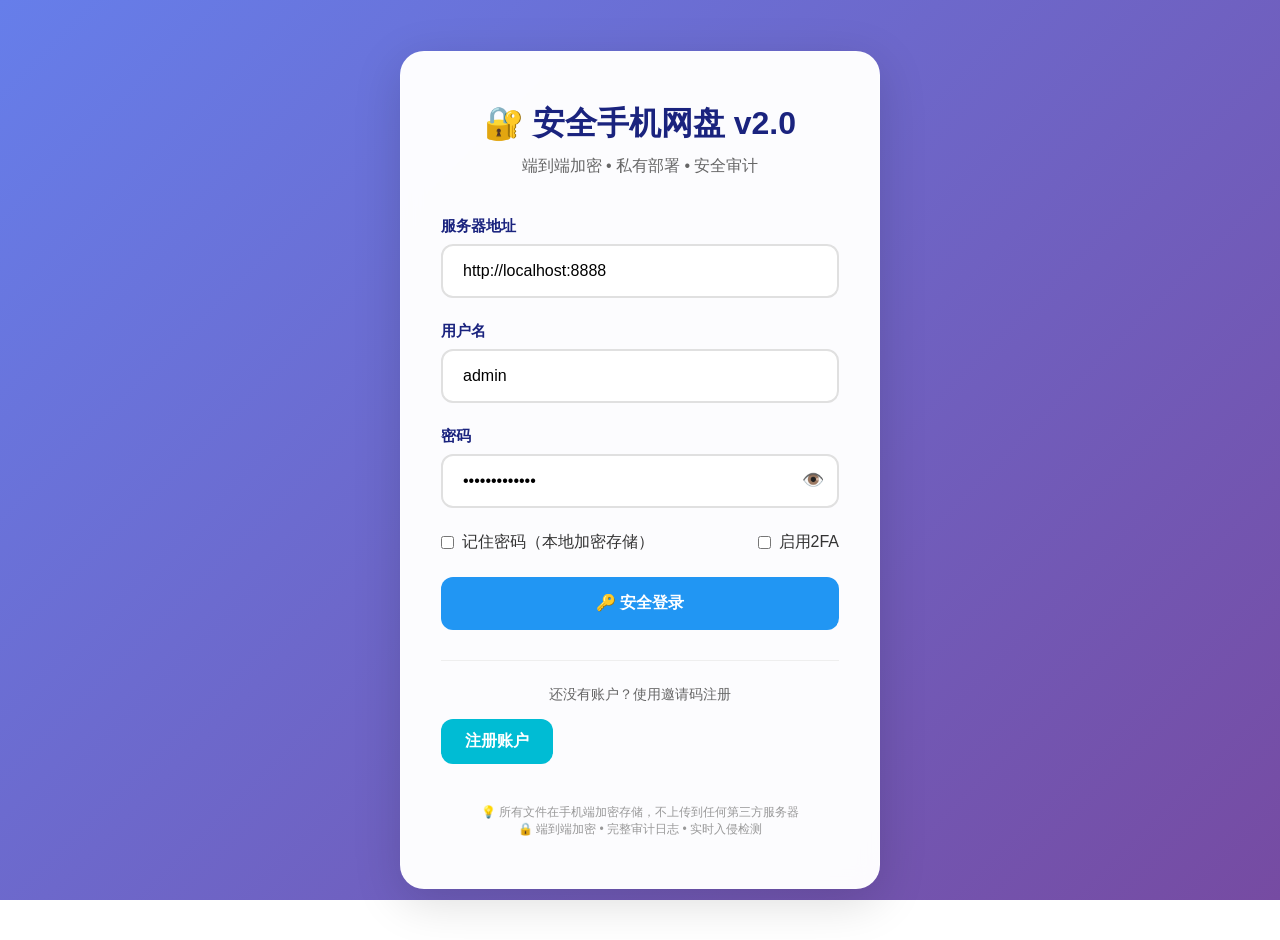
<file: 前端.html>
<!DOCTYPE html>
<html lang="zh-CN">
<head>
    <meta charset="UTF-8">
    <meta name="viewport" content="width=device-width, initial-scale=1.0">
    <title>🔐 安全手机私密网盘 v2.0</title>
    <style>
        :root {
            --primary: #2196F3;
            --primary-dark: #1976D2;
            --success: #4CAF50;
            --danger: #f44336;
            --warning: #ff9800;
            --info: #00BCD4;
            --dark: #1a237e;
            --darker: #0d1b36;
            --light: #f5f5f5;
            --card-bg: rgba(255, 255, 255, 0.98);
            --shadow: 0 12px 48px rgba(0, 0, 0, 0.15);
            --gradient: linear-gradient(135deg, #667eea 0%, #764ba2 100%);
        }
        
        * {
            margin: 0;
            padding: 0;
            box-sizing: border-box;
            font-family: 'Segoe UI', 'PingFang SC', 'Microsoft YaHei', sans-serif;
        }
        
        body {
            background: var(--gradient);
            color: #333;
            min-height: 100vh;
            padding: 20px;
            background-attachment: fixed;
        }
        
        /* 登录页面 */
        .login-wrapper {
            display: flex;
            justify-content: center;
            align-items: center;
            min-height: 100vh;
        }
        
        .login-card {
            background: var(--card-bg);
            border-radius: 24px;
            padding: 50px 40px;
            width: 100%;
            max-width: 480px;
            box-shadow: var(--shadow);
            backdrop-filter: blur(10px);
            border: 1px solid rgba(255, 255, 255, 0.2);
            animation: fadeIn 0.6s ease;
        }
        
        @keyframes fadeIn {
            from { opacity: 0; transform: translateY(20px); }
            to { opacity: 1; transform: translateY(0); }
        }
        
        .login-header {
            text-align: center;
            margin-bottom: 40px;
        }
        
        .login-header h1 {
            font-size: 32px;
            color: var(--dark);
            margin-bottom: 10px;
            display: flex;
            align-items: center;
            justify-content: center;
            gap: 15px;
        }
        
        .login-header p {
            color: #666;
            font-size: 16px;
        }
        
        .form-group {
            margin-bottom: 24px;
            position: relative;
        }
        
        .form-label {
            display: block;
            margin-bottom: 8px;
            font-weight: 600;
            color: var(--dark);
            font-size: 15px;
        }
        
        .form-input {
            width: 100%;
            padding: 16px 20px;
            border: 2px solid #e0e0e0;
            border-radius: 12px;
            font-size: 16px;
            transition: all 0.3s;
            background: white;
        }
        
        .form-input:focus {
            outline: none;
            border-color: var(--primary);
            box-shadow: 0 0 0 3px rgba(33, 150, 243, 0.1);
        }
        
        .password-toggle {
            position: absolute;
            right: 15px;
            top: 42px;
            background: none;
            border: none;
            cursor: pointer;
            color: #666;
            font-size: 18px;
        }
        
        .btn {
            background: var(--primary);
            color: white;
            border: none;
            padding: 16px 28px;
            border-radius: 12px;
            font-size: 16px;
            font-weight: 600;
            cursor: pointer;
            transition: all 0.3s;
            width: 100%;
            display: flex;
            align-items: center;
            justify-content: center;
            gap: 10px;
        }
        
        .btn:hover {
            background: var(--primary-dark);
            transform: translateY(-2px);
            box-shadow: 0 8px 20px rgba(33, 150, 243, 0.3);
        }
        
        .btn:active {
            transform: translateY(0);
        }
        
        .btn-success { background: var(--success); }
        .btn-danger { background: var(--danger); }
        .btn-warning { background: var(--warning); }
        .btn-info { background: var(--info); }
        
        .btn-sm {
            padding: 10px 20px;
            font-size: 14px;
            width: auto;
        }
        
        /* 主界面 */
        .main-wrapper {
            display: none;
            max-width: 1400px;
            margin: 0 auto;
        }
        
        .header {
            background: var(--card-bg);
            border-radius: 20px;
            padding: 25px 35px;
            margin-bottom: 25px;
            display: flex;
            justify-content: space-between;
            align-items: center;
            box-shadow: var(--shadow);
        }
        
        .header-info h2 {
            font-size: 24px;
            color: var(--dark);
            margin-bottom: 5px;
        }
        
        .header-info p {
            color: #666;
            font-size: 14px;
        }
        
        .header-actions {
            display: flex;
            gap: 15px;
            align-items: center;
        }
        
        .user-menu {
            position: relative;
        }
        
        .user-avatar {
            width: 48px;
            height: 48px;
            background: var(--primary);
            border-radius: 50%;
            display: flex;
            align-items: center;
            justify-content: center;
            color: white;
            font-size: 20px;
            font-weight: bold;
            cursor: pointer;
        }
        
        .user-dropdown {
            position: absolute;
            top: 60px;
            right: 0;
            background: white;
            border-radius: 12px;
            box-shadow: 0 10px 40px rgba(0,0,0,0.1);
            min-width: 200px;
            z-index: 1000;
            display: none;
        }
        
        .user-dropdown.show {
            display: block;
        }
        
        .dropdown-item {
            padding: 15px 20px;
            display: flex;
            align-items: center;
            gap: 12px;
            cursor: pointer;
            transition: background 0.2s;
        }
        
        .dropdown-item:hover {
            background: #f5f5f5;
        }
        
        /* 文件管理 */
        .file-manager {
            background: var(--card-bg);
            border-radius: 20px;
            padding: 30px;
            margin-bottom: 25px;
            box-shadow: var(--shadow);
        }
        
        .file-actions {
            display: flex;
            justify-content: space-between;
            margin-bottom: 30px;
            flex-wrap: wrap;
            gap: 15px;
        }
        
        .search-box {
            flex: 1;
            min-width: 300px;
            position: relative;
        }
        
        .search-input {
            width: 100%;
            padding: 14px 45px 14px 20px;
            border: 2px solid #e0e0e0;
            border-radius: 12px;
            font-size: 15px;
        }
        
        .search-icon {
            position: absolute;
            right: 15px;
            top: 14px;
            color: #999;
        }
        
        .action-buttons {
            display: flex;
            gap: 15px;
        }
        
        /* 文件表格 */
        .file-table {
            width: 100%;
            border-collapse: collapse;
            background: white;
            border-radius: 12px;
            overflow: hidden;
            box-shadow: 0 5px 15px rgba(0,0,0,0.05);
        }
        
        .file-table th {
            background: #f8f9fa;
            padding: 18px 20px;
            text-align: left;
            font-weight: 600;
            color: var(--dark);
            border-bottom: 2px solid #e9ecef;
        }
        
        .file-table td {
            padding: 16px 20px;
            border-bottom: 1px solid #f0f0f0;
        }
        
        .file-table tr:hover {
            background: #f8f9ff;
        }
        
        .file-icon {
            font-size: 20px;
            margin-right: 10px;
        }
        
        .file-name {
            display: flex;
            align-items: center;
        }
        
        .file-size {
            font-family: 'Courier New', monospace;
            color: #666;
        }
        
        .file-date {
            color: #888;
            font-size: 14px;
        }
        
        .file-actions-cell {
            display: flex;
            gap: 10px;
        }
        
        /* 模态框 */
        .modal {
            display: none;
            position: fixed;
            top: 0;
            left: 0;
            width: 100%;
            height: 100%;
            background: rgba(0,0,0,0.5);
            backdrop-filter: blur(5px);
            z-index: 2000;
            align-items: center;
            justify-content: center;
        }
        
        .modal.show {
            display: flex;
        }
        
        .modal-content {
            background: white;
            border-radius: 20px;
            padding: 40px;
            width: 90%;
            max-width: 500px;
            box-shadow: 0 25px 50px rgba(0,0,0,0.2);
            animation: modalFadeIn 0.3s ease;
        }
        
        @keyframes modalFadeIn {
            from { opacity: 0; transform: scale(0.9); }
            to { opacity: 1; transform: scale(1); }
        }
        
        .modal-header {
            margin-bottom: 25px;
            text-align: center;
        }
        
        .modal-header h3 {
            font-size: 24px;
            color: var(--dark);
        }
        
        /* 统计卡片 */
        .stats-grid {
            display: grid;
            grid-template-columns: repeat(auto-fit, minmax(250px, 1fr));
            gap: 20px;
            margin-bottom: 30px;
        }
        
        .stat-card {
            background: white;
            border-radius: 16px;
            padding: 25px;
            box-shadow: 0 5px 15px rgba(0,0,0,0.05);
        }
        
        .stat-card h4 {
            color: #666;
            font-size: 14px;
            margin-bottom: 10px;
        }
        
        .stat-card .value {
            font-size: 32px;
            font-weight: bold;
            color: var(--dark);
        }
        
        /* 进度条 */
        .progress-bar {
            height: 8px;
            background: #e0e0e0;
            border-radius: 4px;
            overflow: hidden;
            margin-top: 10px;
        }
        
        .progress-fill {
            height: 100%;
            background: var(--primary);
            border-radius: 4px;
            transition: width 0.3s;
        }
        
        /* 响应式 */
        @media (max-width: 768px) {
            .header {
                flex-direction: column;
                gap: 20px;
                text-align: center;
            }
            
            .header-actions {
                width: 100%;
                justify-content: center;
            }
            
            .file-actions {
                flex-direction: column;
            }
            
            .search-box {
                min-width: 100%;
            }
            
            .file-table {
                display: block;
                overflow-x: auto;
            }
        }
        
        /* 安全指示器 */
        .security-badge {
            display: inline-flex;
            align-items: center;
            padding: 6px 12px;
            background: #e8f5e9;
            color: var(--success);
            border-radius: 20px;
            font-size: 12px;
            font-weight: 600;
            margin-left: 10px;
        }
        
        .security-badge.danger {
            background: #ffebee;
            color: var(--danger);
        }
        
        .connection-status {
            display: inline-flex;
            align-items: center;
            padding: 4px 12px;
            background: #e8f5e9;
            color: var(--success);
            border-radius: 20px;
            font-size: 12px;
            margin-left: 10px;
        }
        
        .connection-status.disconnected {
            background: #ffebee;
            color: var(--danger);
        }
        
        /* 加载动画 */
        .loader {
            width: 50px;
            height: 50px;
            border: 5px solid #f3f3f3;
            border-top: 5px solid var(--primary);
            border-radius: 50%;
            animation: spin 1s linear infinite;
            margin: 50px auto;
        }
        
        @keyframes spin {
            0% { transform: rotate(0deg); }
            100% { transform: rotate(360deg); }
        }
    </style>
</head>
<body>
    <!-- 登录页面 -->
    <div class="login-wrapper" id="loginPage">
        <div class="login-card">
            <div class="login-header">
                <h1>🔐 安全手机网盘 v2.0</h1>
                <p>端到端加密 • 私有部署 • 安全审计</p>
            </div>
            
            <div class="form-group">
                <label class="form-label">服务器地址</label>
                <input type="text" id="serverAddress" class="form-input" 
                       placeholder="http://192.168.x.x:8888" value="http://localhost:8888">
            </div>
            
            <div class="form-group">
                <label class="form-label">用户名</label>
                <input type="text" id="username" class="form-input" 
                       placeholder="admin" value="admin">
            </div>
            
            <div class="form-group">
                <label class="form-label">密码</label>
                <input type="password" id="password" class="form-input" 
                       placeholder="输入密码" value="Aa@1122334455">
                <button type="button" class="password-toggle" onclick="togglePassword()">👁️</button>
            </div>
            
            <div class="form-group" style="display: flex; justify-content: space-between; align-items: center;">
                <label style="display: flex; align-items: center; gap: 8px;">
                    <input type="checkbox" id="rememberMe"> 
                    <span>记住密码（本地加密存储）</span>
                </label>
                
                <label style="display: flex; align-items: center; gap: 8px;">
                    <input type="checkbox" id="enable2FA"> 
                    <span>启用2FA</span>
                </label>
            </div>
            
            <button class="btn" onclick="login()">
                <span>🔑 安全登录</span>
            </button>
            
            <div style="margin-top: 30px; padding-top: 25px; border-top: 1px solid #eee; text-align: center;">
                <p style="font-size: 14px; color: #666; margin-bottom: 15px;">
                    还没有账户？使用邀请码注册
                </p>
                <button class="btn btn-info" onclick="showRegisterModal()" style="width: auto; padding: 12px 24px;">
                    注册账户
                </button>
            </div>
            
            <div style="margin-top: 40px; font-size: 12px; color: #999; text-align: center;">
                <p>💡 所有文件在手机端加密存储，不上传到任何第三方服务器</p>
                <p>🔒 端到端加密 • 完整审计日志 • 实时入侵检测</p>
            </div>
        </div>
    </div>
    
    <!-- 主界面 -->
    <div class="main-wrapper" id="mainPage">
        <!-- 头部导航 -->
        <div class="header">
            <div class="header-info">
                <h2>
                    手机私密网盘
                    <span class="connection-status" id="connectionStatus">已连接</span>
                    <span class="security-badge" id="encryptionStatus">🔒 已加密</span>
                </h2>
                <p id="serverInfo">服务器: localhost:8888 • 用户: admin</p>
            </div>
            
            <div class="header-actions">
                <button class="btn btn-sm btn-warning" onclick="refreshAll()">
                    🔄 刷新
                </button>
                
                <button class="btn btn-sm btn-success" onclick="showUploadModal()">
                    📤 上传
                </button>
                
                <div class="user-menu">
                    <div class="user-avatar" onclick="toggleUserMenu()">
                        <span id="userInitial">A</span>
                    </div>
                    
                    <div class="user-dropdown" id="userDropdown">
                        <div class="dropdown-item" onclick="showProfile()">
                            👤 个人资料
                        </div>
                        <div class="dropdown-item" onclick="showChangePasswordModal()">
                            🔐 修改密码
                        </div>
                        <div class="dropdown-item" onclick="showSecurityLog()">
                            📋 安全日志
                        </div>
                        <div class="dropdown-item" onclick="showSettings()">
                            ⚙️ 设置
                        </div>
                        <div class="dropdown-item" style="color: var(--danger);" onclick="logout()">
                            🚪 退出登录
                        </div>
                    </div>
                </div>
            </div>
        </div>
        
        <!-- 统计信息 -->
        <div class="stats-grid">
            <div class="stat-card">
                <h4>存储使用</h4>
                <div class="value" id="storageUsed">0 B</div>
                <div class="progress-bar">
                    <div class="progress-fill" id="storageProgress" style="width: 0%"></div>
                </div>
            </div>
            
            <div class="stat-card">
                <h4>文件数量</h4>
                <div class="value" id="fileCount">0</div>
                <div style="font-size: 14px; color: #666;">加密文件: <span id="encryptedCount">0</span></div>
            </div>
            
            <div class="stat-card">
                <h4>安全状态</h4>
                <div class="value" style="color: var(--success);">正常</div>
                <div style="font-size: 14px; color: #666;">最后登录: <span id="lastLogin">-</span></div>
            </div>
            
            <div class="stat-card">
                <h4>系统状态</h4>
                <div class="value" id="serverUptime">0小时</div>
                <div style="font-size: 14px; color: #666;">活动连接: <span id="activeConnections">0</span></div>
            </div>
        </div>
        
        <!-- 文件管理区域 -->
        <div class="file-manager">
            <div class="file-actions">
                <div class="search-box">
                    <input type="text" class="search-input" id="searchInput" placeholder="搜索文件...">
                    <span class="search-icon">🔍</span>
                </div>
                
                <div class="action-buttons">
                    <button class="btn btn-sm" onclick="createFolder()">
                        📁 新建文件夹
                    </button>
                    
                    <button class="btn btn-sm btn-danger" onclick="deleteSelected()">
                        🗑️ 删除选中
                    </button>
                    
                    <button class="btn btn-sm btn-info" onclick="showSystemInfo()">
                        ℹ️ 系统信息
                    </button>
                </div>
            </div>
            
            <div style="overflow-x: auto;">
                <table class="file-table" id="fileTable">
                    <thead>
                        <tr>
                            <th style="width: 40px;">
                                <input type="checkbox" id="selectAll" onchange="toggleSelectAll()">
                            </th>
                            <th>文件名</th>
                            <th>大小</th>
                            <th>修改时间</th>
                            <th>类型</th>
                            <th>操作</th>
                        </tr>
                    </thead>
                    <tbody id="fileTableBody">
                        <!-- 文件列表动态生成 -->
                    </tbody>
                </table>
            </div>
            
            <div style="margin-top: 30px; text-align: center; color: #999; font-size: 14px;">
                <p id="noFilesMessage">暂无文件，点击上传按钮开始使用</p>
            </div>
        </div>
    </div>
    
    <!-- 上传模态框 -->
    <div class="modal" id="uploadModal">
        <div class="modal-content">
            <div class="modal-header">
                <h3>📤 上传文件</h3>
            </div>
            
            <div class="form-group">
                <label class="form-label">选择文件（支持多选）</label>
                <input type="file" id="fileInput" multiple class="form-input">
            </div>
            
            <div class="form-group">
                <label class="form-label">目标文件夹</label>
                <select id="uploadFolder" class="form-input">
                    <option value="/">根目录</option>
                </select>
            </div>
            
            <div class="form-group">
                <label style="display: flex; align-items: center; gap: 10px;">
                    <input type="checkbox" id="encryptUpload" checked>
                    <span>加密上传（推荐）</span>
                </label>
            </div>
            
            <div id="uploadProgress" style="display: none;">
                <div class="progress-bar" style="margin: 20px 0;">
                    <div class="progress-fill" id="uploadProgressBar" style="width: 0%"></div>
                </div>
                <p style="text-align: center;" id="uploadStatus"></p>
            </div>
            
            <div style="display: flex; gap: 15px; margin-top: 30px;">
                <button class="btn btn-success" onclick="startUpload()" style="flex: 1;">
                    开始上传
                </button>
                <button class="btn" onclick="closeUploadModal()" style="flex: 1; background: #666;">
                    取消
                </button>
            </div>
        </div>
    </div>
    
    <!-- 注册模态框 -->
    <div class="modal" id="registerModal">
        <div class="modal-content">
            <div class="modal-header">
                <h3>📝 注册账户</h3>
            </div>
            
            <div class="form-group">
                <label class="form-label">用户名</label>
                <input type="text" id="regUsername" class="form-input" placeholder="至少3个字符">
            </div>
            
            <div class="form-group">
                <label class="form-label">密码</label>
                <input type="password" id="regPassword" class="form-input" placeholder="至少12位，包含大小写字母、数字和符号">
            </div>
            
            <div class="form-group">
                <label class="form-label">确认密码</label>
                <input type="password" id="regConfirmPassword" class="form-input">
            </div>
            
            <div class="form-group">
                <label class="form-label">邀请码</label>
                <input type="text" id="inviteCode" class="form-input" placeholder="输入邀请码">
                <p style="font-size: 12px; color: #666; margin-top: 5px;">
                    请联系管理员获取邀请码
                </p>
            </div>
            
            <div id="passwordStrength" style="margin: 15px 0; padding: 15px; background: #f8f9fa; border-radius: 10px; display: none;">
                <h4 style="margin-bottom: 10px;">密码强度</h4>
                <div class="progress-bar">
                    <div class="progress-fill" id="passwordStrengthBar" style="width: 0%"></div>
                </div>
                <p id="passwordStrengthText" style="margin-top: 10px; font-size: 14px;"></p>
            </div>
            
            <div style="display: flex; gap: 15px; margin-top: 30px;">
                <button class="btn btn-success" onclick="registerUser()" style="flex: 1;">
                    注册
                </button>
                <button class="btn" onclick="closeRegisterModal()" style="flex: 1; background: #666;">
                    取消
                </button>
            </div>
        </div>
    </div>
    
    <!-- 修改密码模态框 -->
    <div class="modal" id="changePasswordModal">
        <div class="modal-content">
            <div class="modal-header">
                <h3>🔐 修改密码</h3>
            </div>
            
            <div class="form-group">
                <label class="form-label">当前密码</label>
                <input type="password" id="currentPassword" class="form-input">
            </div>
            
            <div class="form-group">
                <label class="form-label">新密码</label>
                <input type="password" id="newPassword" class="form-input" placeholder="至少12位，包含大小写字母、数字和符号">
            </div>
            
            <div class="form-group">
                <label class="form-label">确认新密码</label>
                <input type="password" id="confirmNewPassword" class="form-input">
            </div>
            
            <div id="newPasswordStrength" style="margin: 15px 0; padding: 15px; background: #f8f9fa; border-radius: 10px; display: none;">
                <h4 style="margin-bottom: 10px;">新密码强度</h4>
                <div class="progress-bar">
                    <div class="progress-fill" id="newPasswordStrengthBar" style="width: 0%"></div>
                </div>
                <p id="newPasswordStrengthText" style="margin-top: 10px; font-size: 14px;"></p>
            </div>
            
            <div style="display: flex; gap: 15px; margin-top: 30px;">
                <button class="btn btn-success" onclick="changePassword()" style="flex: 1;">
                    确认修改
                </button>
                <button class="btn" onclick="closeChangePasswordModal()" style="flex: 1; background: #666;">
                    取消
                </button>
            </div>
        </div>
    </div>

    <script>
        // ==================== 全局变量 ====================
        let authToken = '';
        let serverUrl = '';
        let currentUser = null;
        let fileList = [];
        let selectedFiles = new Set();
        let autoRefreshInterval = null;
        
        // ==================== 页面加载 ====================
        document.addEventListener('DOMContentLoaded', function() {
            // 加载保存的配置
            loadSavedConfig();
            
            // 检查本地存储
            if (localStorage.getItem('rememberMe') === 'true') {
                document.getElementById('rememberMe').checked = true;
            }
            
            // 密码输入监听
            document.getElementById('regPassword')?.addEventListener('input', checkPasswordStrength);
            document.getElementById('newPassword')?.addEventListener('input', checkNewPasswordStrength);
            
            // 搜索框监听
            document.getElementById('searchInput')?.addEventListener('input', filterFiles);
            
            // 检查是否有缓存的会话
            checkCachedSession();
        });
        
        // ==================== 会话管理 ====================
        function checkCachedSession() {
            const cachedToken = localStorage.getItem('authToken');
            const cachedServer = localStorage.getItem('serverUrl');
            const cachedUser = localStorage.getItem('userInfo');
            
            if (cachedToken && cachedServer && cachedUser) {
                // 验证令牌是否过期
                try {
                    const payload = JSON.parse(atob(cachedToken.split('.')[1]));
                    const expiry = new Date(payload.exp * 1000);
                    
                    if (expiry > new Date()) {
                        // 自动登录
                        authToken = cachedToken;
                        serverUrl = cachedServer;
                        currentUser = JSON.parse(cachedUser);
                        
                        showMainPage();
                        loadDashboard();
                        startAutoRefresh();
                    } else {
                        // 令牌过期，清除缓存
                        clearCachedSession();
                    }
                } catch (e) {
                    clearCachedSession();
                }
            }
        }
        
        function saveSession() {
            if (document.getElementById('rememberMe').checked) {
                localStorage.setItem('authToken', authToken);
                localStorage.setItem('serverUrl', serverUrl);
                localStorage.setItem('userInfo', JSON.stringify(currentUser));
                localStorage.setItem('rememberMe', 'true');
            } else {
                sessionStorage.setItem('authToken', authToken);
                sessionStorage.setItem('serverUrl', serverUrl);
                sessionStorage.setItem('userInfo', JSON.stringify(currentUser));
            }
        }
        
        function clearCachedSession() {
            localStorage.removeItem('authToken');
            localStorage.removeItem('serverUrl');
            localStorage.removeItem('userInfo');
            localStorage.removeItem('rememberMe');
            sessionStorage.clear();
        }
        
        // ==================== 登录/注册 ====================
        async function login() {
            serverUrl = document.getElementById('serverAddress').value.trim();
            const username = document.getElementById('username').value.trim();
            const password = document.getElementById('password').value;
            const rememberMe = document.getElementById('rememberMe').checked;
            
            if (!serverUrl || !username || !password) {
                showAlert('请输入完整信息', 'warning');
                return;
            }
            
            // 显示加载状态
            const loginBtn = document.querySelector('#loginPage .btn');
            const originalText = loginBtn.innerHTML;
            loginBtn.innerHTML = '<div class="loader" style="width: 20px; height: 20px;"></div>';
            loginBtn.disabled = true;
            
            try {
                const response = await fetch(`${serverUrl}/api/auth/login`, {
                    method: 'POST',
                    headers: {
                        'Content-Type': 'application/json'
                    },
                    body: JSON.stringify({
                        username: username,
                        password: password,
                        remember_me: rememberMe
                    })
                });
                
                const data = await response.json();
                
                if (data.success) {
                    authToken = data.token;
                    currentUser = data.user;
                    
                    // 保存会话
                    saveSession();
                    
                    // 切换到主界面
                    showMainPage();
                    loadDashboard();
                    startAutoRefresh();
                    
                    showAlert('登录成功！', 'success');
                } else {
                    showAlert(`登录失败: ${data.message || '未知错误'}`, 'error');
                }
            } catch (error) {
                showAlert(`连接服务器失败: ${error.message}`, 'error');
                console.error('登录错误:', error);
            } finally {
                loginBtn.innerHTML = originalText;
                loginBtn.disabled = false;
            }
        }
        
        async function registerUser() {
            const username = document.getElementById('regUsername').value.trim();
            const password = document.getElementById('regPassword').value;
            const confirmPassword = document.getElementById('regConfirmPassword').value;
            const inviteCode = document.getElementById('inviteCode').value.trim();
            
            if (!username || !password || !confirmPassword || !inviteCode) {
                showAlert('请输入完整信息', 'warning');
                return;
            }
            
            if (password !== confirmPassword) {
                showAlert('两次输入的密码不一致', 'warning');
                return;
            }
            
            if (password.length < 12) {
                showAlert('密码至少需要12个字符', 'warning');
                return;
            }
            
            try {
                const response = await fetch(`${serverUrl}/api/auth/register`, {
                    method: 'POST',
                    headers: {
                        'Content-Type': 'application/json'
                    },
                    body: JSON.stringify({
                        username: username,
                        password: password,
                        invite_code: inviteCode
                    })
                });
                
                const data = await response.json();
                
                if (data.success) {
                    showAlert('注册成功！请登录', 'success');
                    closeRegisterModal();
                    
                    // 自动填充用户名
                    document.getElementById('username').value = username;
                } else {
                    showAlert(`注册失败: ${data.message}`, 'error');
                }
            } catch (error) {
                showAlert(`注册失败: ${error.message}`, 'error');
            }
        }
        
        // ==================== 文件操作 ====================
        async function loadDashboard() {
            try {
                // 加载文件列表
                await loadFileList();
                
                // 加载系统信息
                await loadSystemInfo();
                
                // 更新UI
                updateUserInfo();
                updateStorageStats();
                
            } catch (error) {
                console.error('加载仪表盘失败:', error);
            }
        }
        
        async function loadFileList() {
            try {
                const response = await fetch(`${serverUrl}/api/files/list`, {
                    headers: {
                        'Authorization': `Bearer ${authToken}`
                    }
                });
                
                if (response.status === 401) {
                    // 会话过期
                    logout();
                    return;
                }
                
                const data = await response.json();
                
                if (data.files) {
                    fileList = data.files;
                    renderFileTable();
                }
            } catch (error) {
                console.error('加载文件列表失败:', error);
                showAlert('加载文件列表失败', 'error');
            }
        }
        
        function renderFileTable() {
            const tbody = document.getElementById('fileTableBody');
            const noFilesMessage = document.getElementById('noFilesMessage');
            
            if (fileList.length === 0) {
                tbody.innerHTML = '';
                noFilesMessage.style.display = 'block';
                return;
            }
            
            noFilesMessage.style.display = 'none';
            
            let html = '';
            fileList.forEach((file, index) => {
                const fileIcon = getFileIcon(file.type);
                const fileSize = formatFileSize(file.size);
                const fileDate = new Date(file.modified).toLocaleDateString();
                
                html += `
                    <tr>
                        <td>
                            <input type="checkbox" value="${file.name}" 
                                   onchange="toggleFileSelection('${file.name}')">
                        </td>
                        <td>
                            <div class="file-name">
                                <span class="file-icon">${fileIcon}</span>
                                ${file.name}
                                ${file.encrypted ? '<span class="security-badge">🔒</span>' : ''}
                            </div>
                        </td>
                        <td class="file-size">${fileSize}</td>
                        <td class="file-date">${fileDate}</td>
                        <td>${file.type || '文件'}</td>
                        <td>
                            <div class="file-actions-cell">
                                <button class="btn btn-sm" onclick="downloadFile('${file.name}')" 
                                        style="padding: 6px 12px; font-size: 12px;">
                                    下载
                                </button>
                                <button class="btn btn-sm btn-danger" 
                                        onclick="deleteFile('${file.name}')"
                                        style="padding: 6px 12px; font-size: 12px;">
                                    删除
                                </button>
                            </div>
                        </td>
                    </tr>
                `;
            });
            
            tbody.innerHTML = html;
            
            // 更新文件计数
            document.getElementById('fileCount').textContent = fileList.length;
            document.getElementById('encryptedCount').textContent = 
                fileList.filter(f => f.encrypted).length;
        }
        
        async function startUpload() {
            const fileInput = document.getElementById('fileInput');
            const encrypt = document.getElementById('encryptUpload').checked;
            
            if (!fileInput.files.length) {
                showAlert('请先选择文件', 'warning');
                return;
            }
            
            // 显示进度条
            document.getElementById('uploadProgress').style.display = 'block';
            const progressBar = document.getElementById('uploadProgressBar');
            const statusText = document.getElementById('uploadStatus');
            
            let uploadedCount = 0;
            const totalFiles = fileInput.files.length;
            
            for (let i = 0; i < totalFiles; i++) {
                const file = fileInput.files[i];
                
                // 检查文件大小
                if (file.size > 100 * 1024 * 1024) { // 100MB限制
                    showAlert(`文件 ${file.name} 超过100MB限制`, 'warning');
                    continue;
                }
                
                try {
                    statusText.textContent = `正在上传 ${file.name} (${i + 1}/${totalFiles})`;
                    
                    const formData = new FormData();
                    formData.append('file', file);
                    
                    const response = await fetch(`${serverUrl}/api/files/upload`, {
                        method: 'POST',
                        headers: {
                            'Authorization': `Bearer ${authToken}`,
                            'X-Filename': file.name,
                            'X-Encrypt': encrypt.toString()
                        },
                        body: file
                    });
                    
                    const result = await response.json();
                    
                    if (result.success) {
                        uploadedCount++;
                    } else {
                        showAlert(`上传失败: ${file.name}`, 'error');
                    }
                    
                    // 更新进度条
                    const progress = Math.round(((i + 1) / totalFiles) * 100);
                    progressBar.style.width = `${progress}%`;
                    
                } catch (error) {
                    showAlert(`上传失败: ${error.message}`, 'error');
                }
            }
            
            // 完成上传
            progressBar.style.width = '100%';
            statusText.textContent = `上传完成！成功 ${uploadedCount}/${totalFiles} 个文件`;
            
            setTimeout(() => {
                closeUploadModal();
                loadFileList();
                updateStorageStats();
            }, 2000);
        }
        
        async function downloadFile(filename) {
            try {
                showAlert('正在准备下载...', 'info');
                
                const response = await fetch(`${serverUrl}/api/files/download/${encodeURIComponent(filename)}`, {
                    headers: {
                        'Authorization': `Bearer ${authToken}`
                    }
                });
                
                if (response.ok) {
                    const blob = await response.blob();
                    const url = window.URL.createObjectURL(blob);
                    const a = document.createElement('a');
                    a.href = url;
                    a.download = filename;
                    document.body.appendChild(a);
                    a.click();
                    document.body.removeChild(a);
                    window.URL.revokeObjectURL(url);
                    
                    // 记录下载
                    logActivity('FILE_DOWNLOAD', { filename: filename });
                    
                } else {
                    showAlert('下载失败', 'error');
                }
            } catch (error) {
                showAlert(`下载失败: ${error.message}`, 'error');
            }
        }
        
        async function deleteFile(filename) {
            if (!confirm(`确定要删除 "${filename}" 吗？此操作不可恢复。`)) {
                return;
            }
            
            try {
                const response = await fetch(`${serverUrl}/api/files/delete/${encodeURIComponent(filename)}`, {
                    method: 'DELETE',
                    headers: {
                        'Authorization': `Bearer ${authToken}`
                    }
                });
                
                const data = await response.json();
                
                if (data.success) {
                    showAlert('文件已删除', 'success');
                    loadFileList();
                    updateStorageStats();
                    
                    // 记录删除
                    logActivity('FILE_DELETE', { filename: filename });
                    
                } else {
                    showAlert('删除失败', 'error');
                }
            } catch (error) {
                showAlert(`删除失败: ${error.message}`, 'error');
            }
        }
        
        // ==================== 密码管理 ====================
        async function changePassword() {
            const currentPassword = document.getElementById('currentPassword').value;
            const newPassword = document.getElementById('newPassword').value;
            const confirmPassword = document.getElementById('confirmNewPassword').value;
            
            if (!currentPassword || !newPassword || !confirmPassword) {
                showAlert('请输入完整信息', 'warning');
                return;
            }
            
            if (newPassword !== confirmPassword) {
                showAlert('两次输入的新密码不一致', 'warning');
                return;
            }
            
            if (newPassword.length < 12) {
                showAlert('新密码至少需要12个字符', 'warning');
                return;
            }
            
            try {
                const response = await fetch(`${serverUrl}/api/auth/change-password`, {
                    method: 'POST',
                    headers: {
                        'Authorization': `Bearer ${authToken}`,
                        'Content-Type': 'application/json'
                    },
                    body: JSON.stringify({
                        old_password: currentPassword,
                        new_password: newPassword
                    })
                });
                
                const data = await response.json();
                
                if (data.success) {
                    showAlert('密码修改成功！请重新登录', 'success');
                    closeChangePasswordModal();
                    
                    // 延迟后登出
                    setTimeout(() => {
                        logout();
                    }, 3000);
                    
                } else {
                    showAlert(`修改失败: ${data.message}`, 'error');
                }
            } catch (error) {
                showAlert(`修改失败: ${error.message}`, 'error');
            }
        }
        
        // ==================== 工具函数 ====================
        function showMainPage() {
            document.getElementById('loginPage').style.display = 'none';
            document.getElementById('mainPage').style.display = 'block';
            
            // 更新用户信息
            document.getElementById('userInitial').textContent = 
                currentUser.username.charAt(0).toUpperCase();
            document.getElementById('serverInfo').textContent = 
                `服务器: ${serverUrl.replace('http://', '')} • 用户: ${currentUser.username}`;
        }
        
        function showLoginPage() {
            document.getElementById('mainPage').style.display = 'none';
            document.getElementById('loginPage').style.display = 'flex';
        }
        
        function toggleUserMenu() {
            document.getElementById('userDropdown').classList.toggle('show');
        }
        
        function togglePassword() {
            const passwordInput = document.getElementById('password');
            const toggleBtn = document.querySelector('.password-toggle');
            
            if (passwordInput.type === 'password') {
                passwordInput.type = 'text';
                toggleBtn.textContent = '🙈';
            } else {
                passwordInput.type = 'password';
                toggleBtn.textContent = '👁️';
            }
        }
        
        function showUploadModal() {
            document.getElementById('uploadModal').classList.add('show');
        }
        
        function closeUploadModal() {
            document.getElementById('uploadModal').classList.remove('show');
            document.getElementById('fileInput').value = '';
            document.getElementById('uploadProgress').style.display = 'none';
            document.getElementById('uploadProgressBar').style.width = '0%';
        }
        
        function showRegisterModal() {
            document.getElementById('registerModal').classList.add('show');
        }
        
        function closeRegisterModal() {
            document.getElementById('registerModal').classList.remove('show');
            document.getElementById('regUsername').value = '';
            document.getElementById('regPassword').value = '';
            document.getElementById('regConfirmPassword').value = '';
            document.getElementById('inviteCode').value = '';
        }
        
        function showChangePasswordModal() {
            document.getElementById('changePasswordModal').classList.add('show');
            document.getElementById('userDropdown').classList.remove('show');
        }
        
        function closeChangePasswordModal() {
            document.getElementById('changePasswordModal').classList.remove('show');
            document.getElementById('currentPassword').value = '';
            document.getElementById('newPassword').value = '';
            document.getElementById('confirmNewPassword').value = '';
        }
        
        function logout() {
            if (confirm('确定要退出登录吗？')) {
                // 发送登出请求
                fetch(`${serverUrl}/api/auth/logout`, {
                    method: 'POST',
                    headers: {
                        'Authorization': `Bearer ${authToken}`
                    }
                }).catch(() => {}); // 忽略错误
                
                // 清除本地会话
                clearCachedSession();
                
                // 停止自动刷新
                if (autoRefreshInterval) {
                    clearInterval(autoRefreshInterval);
                }
                
                // 显示登录页面
                showLoginPage();
                showAlert('已安全退出', 'info');
            }
        }
        
        function refreshAll() {
            loadDashboard();
            showAlert('已刷新', 'info');
        }
        
        function startAutoRefresh() {
            // 每30秒刷新一次文件列表
            if (autoRefreshInterval) {
                clearInterval(autoRefreshInterval);
            }
            
            autoRefreshInterval = setInterval(() => {
                loadFileList();
                updateStorageStats();
            }, 30000);
        }
        
        function updateUserInfo() {
            if (!currentUser) return;
            
            document.getElementById('userInitial').textContent = 
                currentUser.username.charAt(0).toUpperCase();
            
            // 更新最后登录时间
            if (currentUser.last_login) {
                const lastLogin = new Date(currentUser.last_login);
                document.getElementById('lastLogin').textContent = 
                    lastLogin.toLocaleString();
            }
        }
        
        async function updateStorageStats() {
            try {
                const response = await fetch(`${serverUrl}/api/system/storage`, {
                    headers: {
                        'Authorization': `Bearer ${authToken}`
                    }
                });
                
                if (response.ok) {
                    const data = await response.json();
                    
                    if (data.total_space) {
                        const used = formatFileSize(data.used_space);
                        const total = formatFileSize(data.total_space);
                        const percent = Math.round((data.used_space / data.total_space) * 100);
                        
                        document.getElementById('storageUsed').textContent = `${used} / ${total}`;
                        document.getElementById('storageProgress').style.width = `${percent}%`;
                    }
                }
            } catch (error) {
                console.error('获取存储信息失败:', error);
            }
        }
        
        function checkPasswordStrength() {
            const password = document.getElementById('regPassword').value;
            const strengthDiv = document.getElementById('passwordStrength');
            const strengthBar = document.getElementById('passwordStrengthBar');
            const strengthText = document.getElementById('passwordStrengthText');
            
            if (!password) {
                strengthDiv.style.display = 'none';
                return;
            }
            
            strengthDiv.style.display = 'block';
            
            let score = 0;
            let feedback = [];
            
            // 长度检查
            if (password.length >= 12) score += 25;
            else feedback.push('至少12个字符');
            
            // 复杂度检查
            if (/[A-Z]/.test(password)) score += 25;
            else feedback.push('包含大写字母');
            
            if (/[a-z]/.test(password)) score += 25;
            else feedback.push('包含小写字母');
            
            if (/\d/.test(password)) score += 15;
            else feedback.push('包含数字');
            
            if (/[!@#$%^&*(),.?":{}|<>]/.test(password)) score += 10;
            else feedback.push('包含特殊字符');
            
            // 更新显示
            strengthBar.style.width = `${score}%`;
            
            if (score < 50) {
                strengthBar.style.background = 'var(--danger)';
                strengthText.textContent = '弱密码 ' + feedback.join('，');
                strengthText.style.color = 'var(--danger)';
            } else if (score < 80) {
                strengthBar.style.background = 'var(--warning)';
                strengthText.textContent = '中等强度';
                strengthText.style.color = 'var(--warning)';
            } else {
                strengthBar.style.background = 'var(--success)';
                strengthText.textContent = '强密码 ✓';
                strengthText.style.color = 'var(--success)';
            }
        }
        
        // 其他工具函数...
        function getFileIcon(type) {
            const icons = {
                'image': '🖼️',
                'video': '🎥',
                'audio': '🎵',
                'document': '📄',
                'archive': '📦',
                'code': '📝',
                'pdf': '📕',
                'text': '📃',
                'other': '📎'
            };
            return icons[type] || '📎';
        }
        
        function formatFileSize(bytes) {
            if (bytes === 0) return '0 B';
            const k = 1024;
            const sizes = ['B', 'KB', 'MB', 'GB'];
            const i = Math.floor(Math.log(bytes) / Math.log(k));
            return parseFloat((bytes / Math.pow(k, i)).toFixed(2)) + ' ' + sizes[i];
        }
        
        function showAlert(message, type = 'info') {
            // 创建提示元素
            const alert = document.createElement('div');
            alert.style.cssText = `
                position: fixed;
                top: 20px;
                right: 20px;
                padding: 15px 25px;
                background: ${type === 'error' ? '#f44336' : 
                           type === 'success' ? '#4CAF50' : 
                           type === 'warning' ? '#ff9800' : '#2196F3'};
                color: white;
                border-radius: 10px;
                box-shadow: 0 5px 15px rgba(0,0,0,0.2);
                z-index: 9999;
                animation: slideIn 0.3s ease;
            `;
            
            alert.innerHTML = `
                <div style="display: flex; align-items: center; gap: 10px;">
                    <span>${type === 'error' ? '❌' : 
                           type === 'success' ? '✅' : 
                           type === 'warning' ? '⚠️' : 'ℹ️'}</span>
                    <span>${message}</span>
                </div>
            `;
            
            document.body.appendChild(alert);
            
            setTimeout(() => {
                alert.style.animation = 'slideOut 0.3s ease';
                setTimeout(() => {
                    document.body.removeChild(alert);
                }, 300);
            }, 3000);
        }
        
        // 加载保存的配置
        function loadSavedConfig() {
            try {
                const saved = localStorage.getItem('secureNetdiskConfig');
                if (saved) {
                    const config = JSON.parse(saved);
                    document.getElementById('serverAddress').value = config.server || 'http://localhost:8888';
                    document.getElementById('username').value = config.username || 'admin';
                    
                    if (config.rememberPassword) {
                        document.getElementById('password').value = config.password || '';
                        document.getElementById('rememberMe').checked = true;
                    }
                }
            } catch (e) {
                console.error('加载配置失败:', e);
            }
        }
        
        // 初始化
        window.addEventListener('click', function(e) {
            // 点击外部关闭用户菜单
            if (!e.target.closest('.user-menu')) {
                document.getElementById('userDropdown').classList.remove('show');
            }
            
            // 点击外部关闭模态框
            if (e.target.classList.contains('modal')) {
                e.target.classList.remove('show');
            }
        });
        
        // 添加CSS动画
        const style = document.createElement('style');
        style.textContent = `
            @keyframes slideIn {
                from { transform: translateX(100%); opacity: 0; }
                to { transform: translateX(0); opacity: 1; }
            }
            
            @keyframes slideOut {
                from { transform: translateX(0); opacity: 1; }
                to { transform: translateX(100%); opacity: 0; }
            }
        `;
        document.head.appendChild(style);
    </script>
</body>
</html>
</file>
